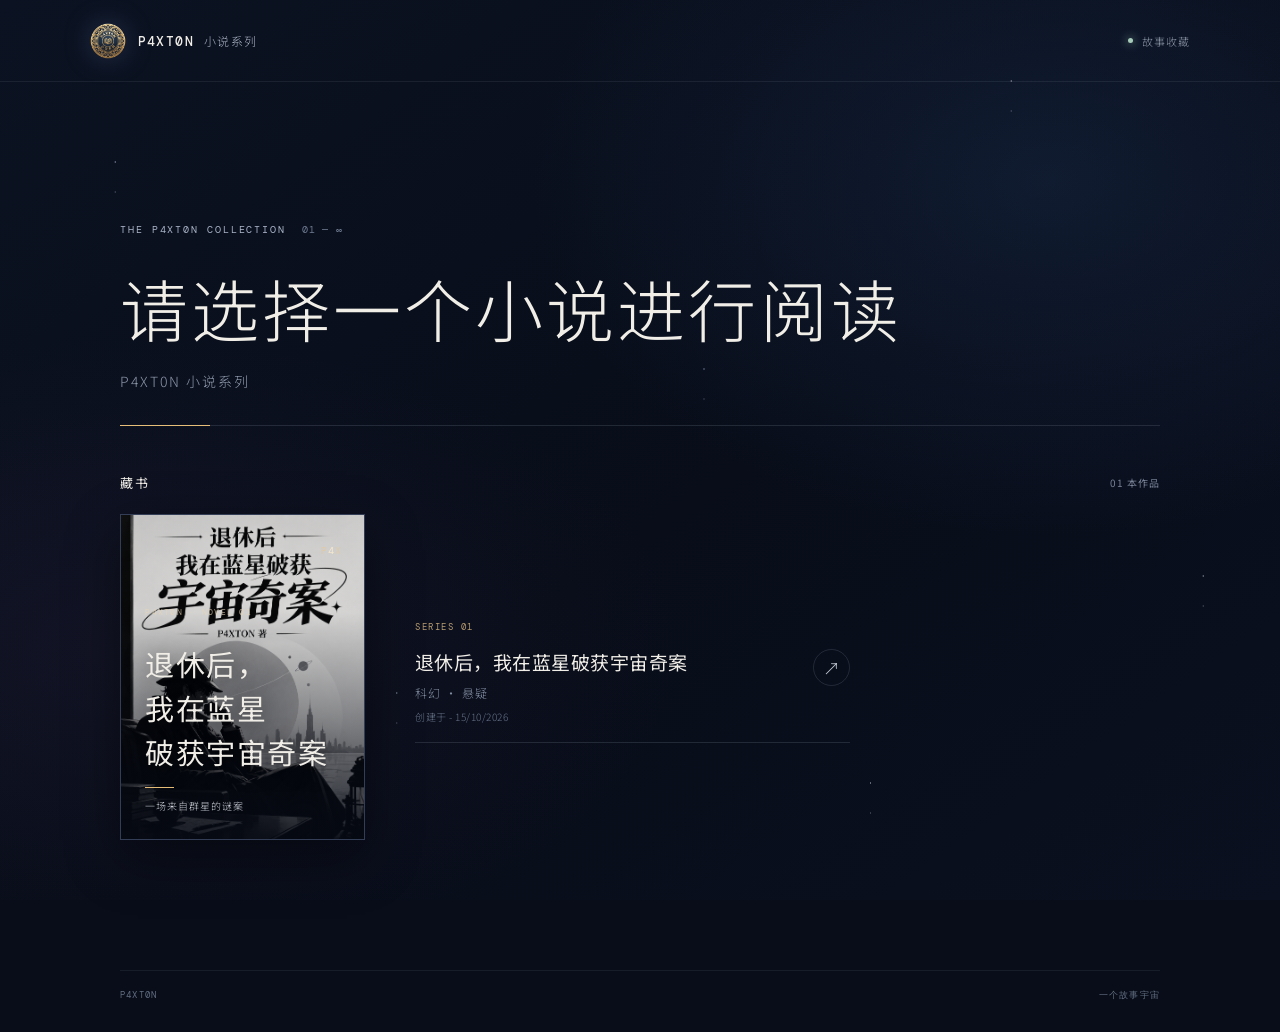
<file: index.html>
<!doctype html>
<html lang="zh-CN">
<head>
  <meta charset="utf-8">
  <meta name="viewport" content="width=device-width, initial-scale=1">
  <meta name="theme-color" content="#080d19">
  <script src="device.js"></script>
  <title>P4XT0N小说系列</title>
  <link rel="icon" type="image/png" href="icon.png">
  <link rel="stylesheet" href="style.css">
  <link rel="stylesheet" href="device.css">
  <script type="module" src="app.js"></script>
</head>
<body>
  <div class="sky" aria-hidden="true"></div>
  <header class="topbar">
    <a class="brand" href="index.html" aria-label="P4XT0N小说系列首页">
      <img src="icon.png" alt="" width="38" height="38">
      <span>P4XT0N<span class="brand-cn">小说系列</span></span>
    </a>
    <span class="top-note"><i></i> 故事收藏</span>
  </header>

  <main>
    <section class="intro" aria-labelledby="page-title">
      <p class="eyebrow"><span>THE P4XT0N COLLECTION</span><b>01 — ∞</b></p>
      <h1 id="page-title">请选择一个小说进行阅读</h1>
      <p class="intro-copy">P4XT0N 小说系列</p>
      <div class="rule"><span></span></div>
    </section>

    <section class="library" aria-label="小说书目">
      <div class="section-heading">
        <h2>藏书</h2>
        <span>01 本作品</span>
      </div>
      <a class="book-card" href="book1.html" aria-label="阅读《退休后，我在蓝星破获宇宙奇案》">
        <div class="cover-wrap">
          <img class="cover" src="book1.png" alt="《退休后，我在蓝星破获宇宙奇案》封面">
          <div class="cover-shade"></div>
          <div class="cover-type">
            <span class="cover-kicker">P4XT0N · NOVEL 01</span>
            <h3>退休后，<br>我在蓝星<br>破获宇宙奇案</h3>
            <span class="cover-line"></span>
            <span class="cover-sub">一场来自群星的谜案</span>
          </div>
          <span class="cover-mark">P<span>4</span>X</span>
        </div>
        <div class="book-meta">
          <div>
            <span class="book-index">SERIES 01</span>
            <h3>退休后，我在蓝星破获宇宙奇案</h3>
            <p>科幻 · 悬疑</p>
            <p class="book-created">创建于 - 15/10/2026</p>
          </div>
          <span class="arrow" aria-hidden="true">↗</span>
        </div>
      </a>
    </section>
  </main>

  <footer><span>P4XT0N</span><span>一个故事宇宙</span></footer>
</body>
</html>
</file>
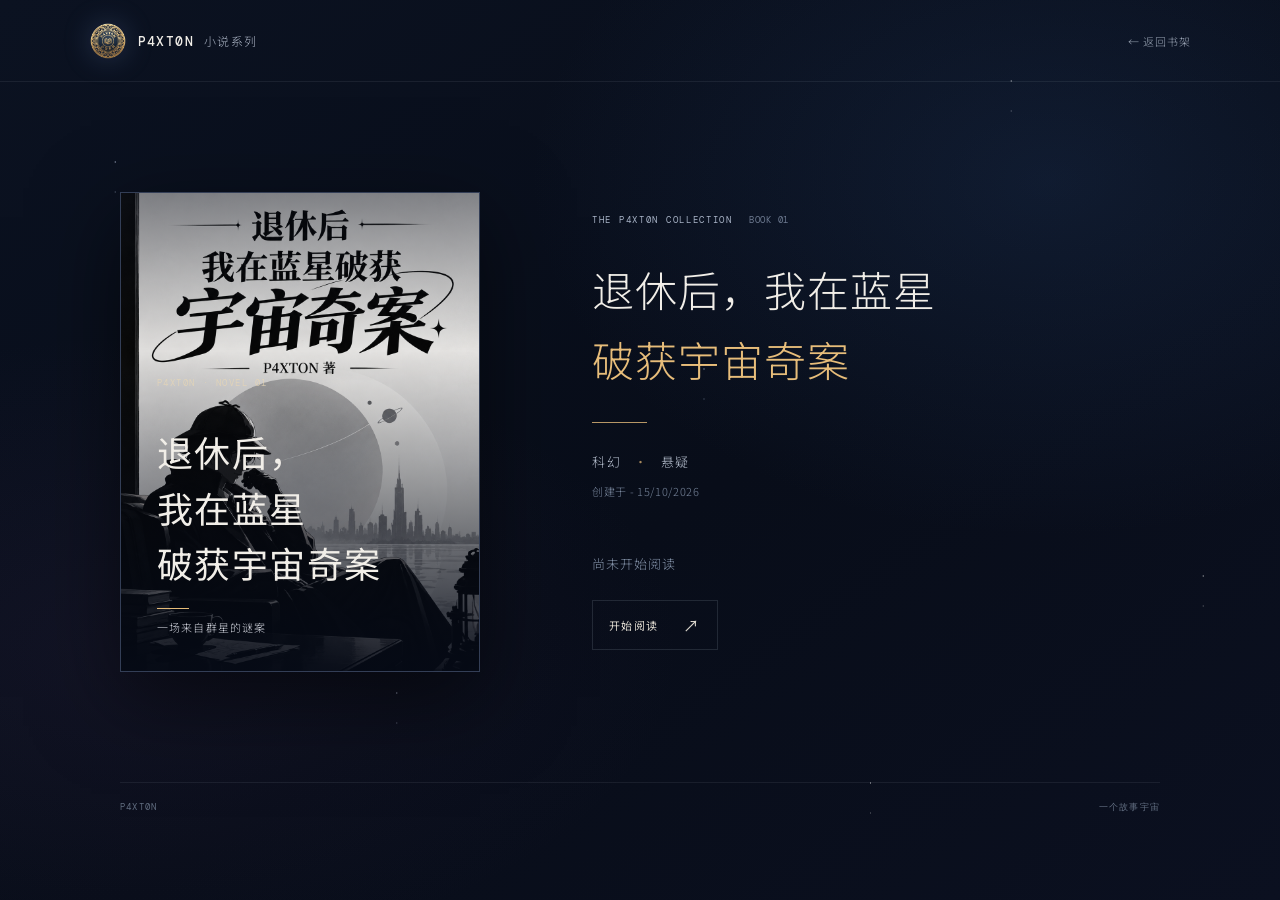
<file: book1.html>
<!doctype html>
<html lang="zh-CN">
<head>
  <meta charset="utf-8">
  <meta name="viewport" content="width=device-width, initial-scale=1">
  <meta name="theme-color" content="#080d19">
  <script src="device.js"></script>
  <title>退休后，我在蓝星破获宇宙奇案</title>
  <link rel="icon" type="image/png" href="icon.png">
  <link rel="stylesheet" href="style.css">
  <link rel="stylesheet" href="book.css">
  <link rel="stylesheet" href="reader.css">
  <link rel="stylesheet" href="device.css">
</head>
<body>
  <div class="sky" aria-hidden="true"></div>
  <header class="topbar">
    <a class="brand" href="index.html" aria-label="返回小说系列首页">
      <img src="icon.png" alt="" width="38" height="38">
      <span>P4XT0N<span class="brand-cn">小说系列</span></span>
    </a>
    <a class="back-link" href="index.html">← <span>返回书架</span></a>
  </header>
  <main class="detail">
    <div class="detail-cover">
      <img src="book1.png" alt="">
      <div class="detail-shade"></div>
      <div class="detail-title"><span>P4XT0N · NOVEL 01</span><h1>退休后，<br>我在蓝星<br>破获宇宙奇案</h1><i></i><p>一场来自群星的谜案</p></div>
    </div>
    <section class="detail-copy">
      <p class="eyebrow"><span>THE P4XT0N COLLECTION</span><b>BOOK 01</b></p>
      <h2>退休后，我在蓝星<br><em>破获宇宙奇案</em></h2>
      <div class="detail-line"></div>
      <p class="genre">科幻 <span>·</span> 悬疑</p>
      <p class="created-date">创建于 - 15/10/2026</p>
      <p class="detail-note" id="saved-position">尚未开始阅读</p>
      <button class="return-button start-reading" id="start-reading" type="button">开始阅读 <span>↗</span></button>
    </section>
  </main>
  <footer><span>P4XT0N</span><span>一个故事宇宙</span></footer>
  <section class="reader" id="reader" aria-hidden="true" aria-label="小说阅读器">
    <header class="reader-header">
      <button class="reader-toggle" id="reader-toggle" type="button" aria-expanded="true" aria-controls="chapter-sidebar"><span class="menu-icon">☰</span><span>目录</span></button>
      <div class="reader-bookmark"><img src="icon.png" alt=""><span>退休后，我在蓝星破获宇宙奇案</span></div>
      <button class="reader-exit" id="reader-close" type="button">退出书籍 <span>×</span></button>
    </header>
    <div class="reader-layout" id="reader-layout">
      <aside class="reader-sidebar" id="chapter-sidebar" aria-label="章节目录">
        <div class="sidebar-heading">
          <span>阅读工具</span>
          <button class="chapter-list-toggle" id="chapter-list-toggle" type="button" aria-expanded="true" aria-controls="chapter-list">章节目录 <span>⌄</span></button>
        </div>
        <div class="sidebar-tools">
          <button class="sidebar-tool" id="download-chapters" type="button"><span>↓</span> 下载章节 ZIP</button>
          <button class="sidebar-tool" id="auto-scroll-toggle" type="button"><span>⇣</span> 开始自动滚动</button>
          <button class="sidebar-tool" id="voice-toggle" type="button"><span>◖</span> 男声朗读</button>
          <p class="tool-status" id="tool-status" aria-live="polite"></p>
        </div>
        <nav class="chapter-list" id="chapter-list" aria-label="选择章节"></nav>
      </aside>
      <main class="reader-main">
        <div class="reading-progress" id="reading-progress">第 1 章 · 0%</div>
        <article class="reader-content" id="reader-content" tabindex="0" aria-label="小说正文">
          <h1 id="chapter-title">第 1 章</h1>
          <div class="novel-text" id="novel-text"></div>
          <div class="reader-empty" id="reader-empty" hidden></div>
          <button class="chapter-next" id="chapter-next" type="button">下一章 <span>↓</span></button>
        </article>
      </main>
    </div>
  </section>
  <script type="module" src="reader.js"></script>
</body>
</html>
</file>
<file: style.css>
@import url('https://fonts.googleapis.com/css2?family=DM+Mono:wght@400;500&family=Noto+Sans+SC:wght@300;400;500;600;700&display=swap');

:root{color-scheme:dark;--bg:#080d19;--paper:#f1eee8;--muted:#8993a5;--gold:#e7bd7a;--line:rgba(210,220,239,.13)}
*{box-sizing:border-box}
html{min-height:100%;scroll-behavior:smooth}
body{margin:0;min-height:100vh;background:var(--bg);color:var(--paper);font-family:'Noto Sans SC',sans-serif;font-weight:300;overflow-x:hidden}
.sky{position:fixed;inset:0;z-index:-1;pointer-events:none;background:radial-gradient(ellipse at 82% 20%,rgba(42,74,124,.23),transparent 35%),radial-gradient(ellipse at 10% 72%,rgba(83,55,100,.13),transparent 34%),linear-gradient(145deg,#0b1221 0%,#080d19 55%,#0b1020 100%)}
.sky:before,.sky:after{content:"";position:absolute;inset:0;background-image:radial-gradient(1px 1px at 9% 18%,#d5e3ff9c 50%,transparent 100%),radial-gradient(1px 1px at 79% 9%,#fff8 50%,transparent 100%),radial-gradient(1px 1px at 55% 41%,#c4dcff8c 50%,transparent 100%),radial-gradient(1px 1px at 94% 64%,#fff8 50%,transparent 100%),radial-gradient(1px 1px at 31% 77%,#dbe6ff8c 50%,transparent 100%),radial-gradient(1px 1px at 68% 87%,#fff8 50%,transparent 100%);opacity:.7}
.sky:after{transform:translateY(30px);opacity:.35}
.topbar{height:82px;padding:0 clamp(24px,7vw,104px);display:flex;align-items:center;justify-content:space-between;border-bottom:1px solid rgba(210,220,239,.08);animation:rise .8s both}
.brand{display:flex;align-items:center;gap:12px;text-decoration:none;color:var(--paper);font:500 13px 'DM Mono',monospace;letter-spacing:.11em}
.brand img{width:36px;height:36px;filter:drop-shadow(0 0 14px #7899db48)}
.brand-cn{margin-left:10px;color:#aab3c3;letter-spacing:.1em;font:300 12px 'Noto Sans SC',sans-serif}
.top-note{display:flex;align-items:center;gap:9px;color:#8892a2;font-size:11px;letter-spacing:.1em}
.top-note i{height:5px;width:5px;border-radius:50%;background:#a8ccba;box-shadow:0 0 10px #a8ccba;animation:pulse 2.8s infinite}
main{width:min(100% - 48px,1040px);margin:0 auto}
.intro{padding-top:clamp(78px,11vw,145px);animation:rise .9s .08s both}
.eyebrow{display:flex;align-items:center;gap:16px;margin:0 0 28px;color:#a9b4c7;font:10px 'DM Mono',monospace;letter-spacing:.19em}
.eyebrow b{font-weight:400;color:#6e7b91;letter-spacing:.08em}
h1{margin:0;font-size:clamp(36px,6.3vw,68px);font-weight:300;line-height:1.28;letter-spacing:.045em}
h1 em{font-style:normal;color:var(--gold)}
.intro-copy{margin:20px 0 34px;color:#8e99ab;font-size:14px;letter-spacing:.14em}
.rule{height:1px;background:var(--line);position:relative;overflow:hidden}
.rule span{display:block;width:90px;height:1px;background:var(--gold);transform-origin:left;animation:draw 1.1s .7s both}
.library{padding-top:47px;animation:rise .9s .2s both}
.section-heading{display:flex;align-items:center;justify-content:space-between;margin-bottom:22px}
.section-heading h2{margin:0;font-size:13px;font-weight:400;letter-spacing:.16em}
.section-heading span{font:10px 'Noto Sans SC',sans-serif;letter-spacing:.1em;color:#788397}
.book-card{display:grid;grid-template-columns:minmax(160px,245px) 1fr;gap:clamp(22px,4vw,50px);align-items:center;max-width:730px;color:inherit;text-decoration:none;perspective:1000px}
.cover-wrap{position:relative;overflow:hidden;aspect-ratio:3/4;border:1px solid rgba(222,231,247,.15);background:#152039;box-shadow:0 18px 50px #0006;transition:transform .65s cubic-bezier(.2,.8,.2,1),box-shadow .65s;transform-style:preserve-3d}
.cover{position:absolute;width:100%;height:100%;inset:0;object-fit:cover;transition:transform 1.1s cubic-bezier(.2,.7,.2,1),filter .6s}
.cover-shade{position:absolute;inset:0;background:linear-gradient(180deg,rgba(4,9,19,.1) 0%,rgba(5,10,22,.07) 30%,rgba(5,9,19,.89) 100%)}
.cover-type{position:absolute;inset:0;padding:10% 10% 11%;display:flex;flex-direction:column;align-items:flex-start;justify-content:flex-end}
.cover-kicker{font:8px 'DM Mono',monospace;letter-spacing:.16em;color:#e8d6b5b8;margin-bottom:12%}
.cover-type h3{margin:0;font-size:clamp(19px,2.7vw,29px);font-weight:400;line-height:1.52;letter-spacing:.05em;text-shadow:0 2px 22px #0008}
.cover-line{margin:14px 0 10px;width:29px;height:1px;background:#e5bb78}
.cover-sub{color:#d0d3dc;font-size:10px;letter-spacing:.1em}
.cover-mark{position:absolute;top:9%;right:9%;color:#e6c997a8;font:10px 'DM Mono',monospace;letter-spacing:.1em}.cover-mark span{color:#f7e8cd}
.book-meta{display:flex;justify-content:space-between;align-items:center;border-bottom:1px solid var(--line);padding:0 0 18px;transition:border-color .4s}
.book-index{font:9px 'DM Mono',monospace;letter-spacing:.17em;color:#b79c71}
.book-meta h3{font-size:clamp(15px,2vw,19px);line-height:1.75;font-weight:400;letter-spacing:.025em;margin:10px 0 6px}
.book-meta p{font-size:12px;color:#818da1;letter-spacing:.08em;margin:0}
.book-meta p.book-created{margin-top:8px;font-size:10px;color:#68758a;letter-spacing:.05em}
.arrow{display:grid;place-items:center;width:37px;height:37px;border:1px solid var(--line);border-radius:50%;font-size:17px;color:#c5ccd7;transition:all .4s}
.book-card:hover .cover-wrap{transform:translateY(-7px) rotateY(-3deg);box-shadow:0 28px 70px #0009,0 0 50px #6e87bf19}
.book-card:hover .cover{transform:scale(1.045);filter:brightness(1.09)}
.book-card:hover .book-meta{border-color:#bd9d69a1}
.book-card:hover .arrow{border-color:#d4b77f;color:#f3d8a5;transform:translate(3px,-3px)}
footer{width:min(100% - 48px,1040px);margin:clamp(75px,11vw,130px) auto 0;padding:18px 0 30px;border-top:1px solid rgba(210,220,239,.08);display:flex;justify-content:space-between;color:#626e81;font:9px 'DM Mono',monospace;letter-spacing:.13em}
@keyframes rise{from{opacity:0;transform:translateY(15px)}to{opacity:1;transform:translateY(0)}}
@keyframes draw{from{transform:scaleX(0)}to{transform:scaleX(1)}}
@keyframes pulse{0%,100%{opacity:.6;box-shadow:0 0 5px #a8ccba}50%{opacity:1;box-shadow:0 0 13px #a8ccba}}
@media(max-width:560px){.topbar{height:70px;padding:0 22px}.brand{font-size:11px}.brand img{width:32px;height:32px}.top-note{font-size:10px}main{width:calc(100% - 44px)}.intro{padding-top:82px}.eyebrow{font-size:8px;gap:10px}.intro h1{font-size:clamp(25px,7.7vw,34px);white-space:nowrap}.intro-copy{margin:17px 0 27px}.library{padding-top:36px}.book-card{grid-template-columns:minmax(130px,42%) 1fr;gap:18px}.cover-type h3{font-size:17px}.cover-kicker{font-size:7px}.cover-sub{font-size:8px}.book-meta h3{font-size:14px}.arrow{width:31px;height:31px;flex:none;margin-left:7px}footer{width:calc(100% - 44px)}}
@media(prefers-reduced-motion:reduce){*,*::before,*::after{animation-duration:.01ms!important;animation-iteration-count:1!important;scroll-behavior:auto!important;transition-duration:.01ms!important}}
</file>
<file: device.css>
html.device-pc .reader-header{height:66px;grid-template-columns:1fr auto 1fr;padding:0 clamp(15px,3vw,42px)}
html.device-pc .reader-layout{grid-template-columns:260px minmax(0,1fr)}
html.device-pc .reader-sidebar{position:static;width:auto;box-shadow:none}
html.device-pc .reader-layout.sidebar-hidden{grid-template-columns:0 minmax(0,1fr)}
html.device-pc .reader-main{grid-column:auto;grid-row:auto;filter:none}
html.device-mobile .reader-header{height:58px;padding:0 10px;grid-template-columns:auto minmax(0,1fr) auto;gap:8px}
html.device-mobile .reader-toggle,html.device-mobile .reader-exit{padding:8px;font-size:10px;gap:6px}
html.device-mobile .reader-bookmark{justify-self:start;gap:6px;font-size:9px}
html.device-mobile .reader-bookmark img{width:24px;height:24px}
html.device-mobile .reader-layout,html.device-mobile .reader-layout.sidebar-hidden{position:relative;grid-template-columns:minmax(0,1fr)}
html.device-mobile .reader-sidebar{position:absolute;z-index:2;top:0;bottom:0;left:0;width:min(82vw,260px);box-shadow:12px 0 30px #0004}
html.device-mobile .reader-layout.sidebar-hidden .reader-sidebar{visibility:hidden;opacity:0}
html.device-mobile .reader-layout:not(.sidebar-hidden) .reader-sidebar{animation:sidebarIn .24s cubic-bezier(.2,.75,.25,1) both}
html.device-mobile .reader-main{grid-column:1;grid-row:1;transition:filter .22s}
html.device-mobile .reader-layout:not(.sidebar-hidden) .reader-main{filter:brightness(.72)}
html.device-mobile .reader-content{padding:38px 24px 80px}
html.device-mobile .reader-content h1{margin-bottom:28px}
html.device-mobile .novel-text{font-size:15px;line-height:2}
html.device-mobile .sidebar-heading{padding:10px 15px}
html.device-mobile .topbar{height:70px;padding:0 22px}
html.device-mobile .brand{font-size:11px}
html.device-mobile .brand img{width:32px;height:32px}
html.device-mobile .top-note{font-size:10px}
html.device-mobile body>main{width:calc(100% - 44px)}
html.device-mobile .intro{padding-top:82px}
html.device-mobile .intro h1{font-size:clamp(25px,7.7vw,34px);white-space:nowrap}
html.device-mobile .book-card{grid-template-columns:minmax(130px,42%) 1fr;gap:18px}
html.device-mobile .cover-type h3{font-size:17px}
html.device-mobile .book-meta h3{font-size:14px}
html.device-mobile footer{width:calc(100% - 44px)}
html.device-mobile .detail{grid-template-columns:minmax(130px,38%) 1fr;gap:24px;width:calc(100% - 44px);padding:58px 0}
html.device-mobile .detail-copy h2{font-size:clamp(19px,5vw,31px)}
html.device-mobile .detail-note{margin:37px 0 22px}
@media(max-width:440px){html.device-mobile .detail{grid-template-columns:1fr;max-width:310px;gap:30px;padding:38px 0 56px}html.device-mobile .detail-cover{width:78%;justify-self:center}html.device-mobile .detail-copy{padding:0}html.device-mobile .detail-copy h2 br{display:none}html.device-mobile .detail-copy h2{font-size:23px}html.device-mobile .detail-copy .eyebrow{font-size:8px}html.device-mobile .detail-note{margin:30px 0 18px}}
</file>
<file: book.css>
.back-link{color:#9ba5b5;text-decoration:none;font-size:11px;letter-spacing:.08em;transition:color .3s}.back-link:hover{color:#ead1a5}.detail{width:min(100% - 48px,1040px);min-height:calc(100vh - 200px);margin:0 auto;display:grid;grid-template-columns:minmax(230px,360px) 1fr;align-items:center;gap:clamp(42px,9vw,112px);padding:70px 0;animation:rise .8s both}.detail-cover{position:relative;aspect-ratio:3/4;overflow:hidden;border:1px solid rgba(222,231,247,.15);box-shadow:0 25px 80px #0008;background:#152039}.detail-cover>img{width:100%;height:100%;object-fit:cover}.detail-shade{position:absolute;inset:0;background:linear-gradient(180deg,#050a1670,transparent 33%,#050a16e8)}.detail-title{position:absolute;inset:0;padding:10%;display:flex;flex-direction:column;align-items:flex-start;justify-content:flex-end}.detail-title>span{font:9px 'DM Mono',monospace;letter-spacing:.17em;color:#e8d6b5bd;margin-bottom:12%}.detail-title h1{font-size:clamp(22px,3.2vw,36px);line-height:1.55;font-weight:400;letter-spacing:.04em}.detail-title i{width:32px;height:1px;background:#e5bb78;margin:17px 0 10px}.detail-title p{font-size:11px;color:#d0d3dc;letter-spacing:.11em;margin:0}.detail-copy{padding:20px 0;animation:rise .9s .12s both}.detail-copy .eyebrow{font-size:9px}.detail-copy h2{font-size:clamp(25px,3.8vw,42px);line-height:1.65;letter-spacing:.025em;font-weight:300;margin:0}.detail-copy h2 em{font-style:normal;color:var(--gold)}.detail-line{height:1px;width:55px;background:#b89766;margin:29px 0}.genre{margin:0;color:#b4bdcc;font-size:13px;letter-spacing:.12em}.genre span{padding:0 8px;color:#a7895d}.detail-note{color:#8290a6;font-size:13px;letter-spacing:.08em;margin:55px 0 27px}.return-button{display:inline-flex;align-items:center;gap:25px;padding:12px 16px;border:1px solid var(--line);color:#ddd8ce;text-decoration:none;font-size:11px;letter-spacing:.12em;transition:border-color .3s,color .3s}.return-button:hover{border-color:#b89766;color:#f0d6a6}.return-button span{font-size:16px}footer{margin-top:0}@media(max-width:700px){.detail{grid-template-columns:minmax(130px,38%) 1fr;gap:24px;width:calc(100% - 44px);padding:58px 0}.detail-copy .eyebrow{font-size:7px;gap:8px}.detail-copy h2{font-size:clamp(19px,5vw,31px)}.detail-note{margin:37px 0 22px}.detail-title h1{font-size:21px}.detail-title>span{font-size:7px}.detail-title p{font-size:9px}.return-button{gap:12px;padding:10px;font-size:10px}}@media(max-width:440px){.detail{grid-template-columns:1fr;max-width:310px;gap:30px;padding:38px 0 56px}.detail-cover{width:78%;justify-self:center}.detail-copy{padding:0}.detail-copy h2 br{display:none}.detail-copy h2{font-size:23px}.detail-copy .eyebrow{font-size:8px}.detail-note{margin:30px 0 18px}}
.created-date{margin:12px 0 0;color:#78869c;font-size:11px;letter-spacing:.06em}
</file>
<file: reader.css>
body.reader-open{overflow:hidden}
.start-reading{cursor:pointer;background:transparent;font-family:inherit}
.reader{position:fixed;inset:0;z-index:20;display:flex;flex-direction:column;background:#090e1a;color:#ede9e1;opacity:0;visibility:hidden;transform:translateY(8px);transition:opacity .22s ease,transform .28s cubic-bezier(.2,.75,.25,1),visibility .22s}
.reader.is-open{opacity:1;visibility:visible;transform:translateY(0)}
.reader-header{height:66px;flex:none;padding:0 clamp(15px,3vw,42px);display:grid;grid-template-columns:1fr auto 1fr;align-items:center;border-bottom:1px solid rgba(210,220,239,.11)}
.reader-toggle,.reader-exit{display:inline-flex;align-items:center;gap:9px;width:max-content;border:1px solid rgba(210,220,239,.14);background:transparent;color:#cbd1db;padding:9px 12px;font:11px 'Noto Sans SC',sans-serif;letter-spacing:.04em;cursor:pointer;transition:color .2s,border-color .2s,background .2s}
.reader-toggle:hover,.reader-exit:hover{color:#f0d3a1;border-color:#ab9166;background:#d0a7660a}
.menu-icon{font-size:13px;color:#d0b583}
.reader-bookmark{justify-self:center;display:flex;align-items:center;gap:10px;min-width:0;font-size:11px;letter-spacing:.05em;color:#d9dce4}
.reader-bookmark img{width:28px;height:28px;object-fit:contain}
.reader-bookmark span{overflow:hidden;text-overflow:ellipsis;white-space:nowrap}
.reader-exit{justify-self:end}.reader-exit span{font-size:18px;line-height:10px}
.reader-layout{display:grid;grid-template-columns:260px minmax(0,1fr);flex:1;min-height:0;transition:grid-template-columns .32s cubic-bezier(.2,.75,.25,1)}
.reader-layout.sidebar-hidden{grid-template-columns:0 minmax(0,1fr)}
.reader-sidebar{min-width:0;display:flex;flex-direction:column;overflow:hidden;background:#0c1321;border-right:1px solid rgba(210,220,239,.1);transition:opacity .2s,visibility .2s}
.sidebar-hidden .reader-sidebar{opacity:0;visibility:hidden;border:0}
.sidebar-heading{min-height:58px;flex:none;padding:10px 16px;display:flex;flex-direction:column;align-items:stretch;gap:8px;border-bottom:1px solid rgba(210,220,239,.08);font-size:11px;letter-spacing:.1em;color:#778398}
.chapter-list-toggle{width:100%;display:flex;justify-content:space-between;align-items:center;padding:0;border:0;background:transparent;color:#d4d7df;text-align:left;font:12px 'Noto Sans SC',sans-serif;cursor:pointer}
.chapter-list-toggle span{color:#d0b583;font-size:16px;transition:transform .2s}
.chapter-list{overflow:auto;overscroll-behavior:contain;padding:9px 10px 22px;scrollbar-color:#374154 transparent;scrollbar-width:thin;max-height:1000px;transition:max-height .25s ease,padding .25s ease,opacity .2s ease}
.chapter-list.collapsed{max-height:0;padding-top:0;padding-bottom:0;opacity:0;overflow:hidden}
.chapter-list.loading{opacity:.6}
.sidebar-tools{flex:none;padding:11px 12px 8px;border-bottom:1px solid rgba(210,220,239,.08);display:grid;gap:6px}
.sidebar-tool{width:100%;display:flex;align-items:center;gap:10px;padding:9px 10px;border:1px solid transparent;background:#ffffff05;color:#abb4c3;text-align:left;font:11px 'Noto Sans SC',sans-serif;cursor:pointer;transition:background .18s,border-color .18s,color .18s}
.sidebar-tool>span{width:17px;color:#d0b583;text-align:center;font:14px 'DM Mono',monospace}
.sidebar-tool:hover:not(:disabled),.sidebar-tool.active{border-color:#b99a674c;background:#d4b67f10;color:#eddbb8}
.sidebar-tool:disabled{opacity:.5;cursor:wait}
.tool-status{min-height:14px;margin:1px 2px 0;color:#7f8b9e;font-size:9px;line-height:1.5}
.chapter-item{width:100%;display:block;text-align:left;padding:10px 12px;margin:1px 0;border:0;border-left:2px solid transparent;background:transparent;color:#8e9aae;font:12px 'Noto Sans SC',sans-serif;letter-spacing:.04em;cursor:pointer;transition:background .18s,color .18s,border-color .18s,transform .18s}
.chapter-item:hover{background:#ffffff08;color:#e0e1e4;transform:translateX(2px)}
.chapter-item.active{border-left-color:#d4b67f;background:#d4b67f13;color:#f0dcb8}
.reader-main{min-width:0;min-height:0;display:flex;flex-direction:column;background:radial-gradient(ellipse at 50% 0%,#23304a44,transparent 45%),#0b111e}
.reading-progress{height:48px;flex:none;display:flex;align-items:center;justify-content:center;border-bottom:1px solid rgba(210,220,239,.07);color:#7f8ba0;font:10px 'DM Mono',monospace;letter-spacing:.12em}
.reader-content{width:min(100%,900px);flex:1;min-height:0;overflow:auto;overscroll-behavior:contain;margin:0 auto;padding:clamp(42px,7vh,76px) clamp(24px,8vw,112px) 100px;scrollbar-color:#374154 transparent;scrollbar-width:thin;outline:none;scroll-behavior:smooth}
.reader-content h1{margin:0 0 38px;color:#e7c68e;font-size:clamp(22px,3vw,30px);font-weight:700;line-height:1.5;letter-spacing:.08em}
.novel-text{color:#d7d8d8;font-family:'Noto Sans SC',serif;font-size:clamp(15px,1.45vw,18px);font-weight:300;line-height:2.15;letter-spacing:.045em;white-space:pre-wrap;overflow-wrap:anywhere}
.reader-content,.reader-content *{-webkit-user-select:none;user-select:none;-webkit-touch-callout:none}
.reader-paragraph{margin:0 0 1.35em;padding:3px 0 3px 12px;border-left:2px solid transparent;scroll-margin-block:30vh;transition:background .25s,color .25s,border-color .25s}
.reader-paragraph.speaking{border-left-color:#d8b474;background:linear-gradient(90deg,#d8b47420,transparent 78%);color:#f3dfbd}
.reader-empty{margin:40px 0;padding:20px 22px;color:#b7c0ce;font-size:13px;line-height:1.9;letter-spacing:.04em;border:1px solid rgba(210,220,239,.12);background:#101827}
.chapter-next{display:flex;align-items:center;gap:26px;margin:52px 0 0 auto;padding:12px 16px;border:1px solid rgba(210,220,239,.17);background:transparent;color:#d8d1c3;font:11px 'Noto Sans SC',sans-serif;letter-spacing:.1em;cursor:pointer;transition:color .2s,border-color .2s,transform .2s}
.chapter-next:hover{color:#f2d4a0;border-color:#ab9166;transform:translateY(2px)}
.chapter-next span{font-size:16px}
@media(max-width:680px){.reader-header{height:58px;padding:0 10px;grid-template-columns:auto minmax(0,1fr) auto;gap:8px}.reader-toggle,.reader-exit{padding:8px;font-size:10px;gap:6px}.reader-bookmark{justify-self:start;gap:6px;font-size:9px}.reader-bookmark img{width:24px;height:24px}.reader-layout{grid-template-columns:220px minmax(0,1fr)}.reader-sidebar{position:absolute;z-index:2;top:58px;bottom:0;width:220px;box-shadow:12px 0 30px #0004}.reader-layout{grid-template-columns:minmax(0,1fr)}.reader-layout.sidebar-hidden{grid-template-columns:minmax(0,1fr)}.reader-layout:not(.sidebar-hidden) .reader-sidebar{animation:sidebarIn .24s cubic-bezier(.2,.75,.25,1) both}.reader-layout:not(.sidebar-hidden) .reader-main{filter:brightness(.72)}.reader-main{grid-column:1;grid-row:1;transition:filter .22s}.reader-content{padding:38px 24px 80px}.reader-content h1{margin-bottom:28px}.novel-text{font-size:15px;line-height:2}.sidebar-heading{padding:10px 15px}}
@keyframes sidebarIn{from{opacity:0;transform:translateX(-12px)}to{opacity:1;transform:translateX(0)}}
@media(prefers-reduced-motion:reduce){.reader,.reader-layout,.reader-sidebar,.reader-main,.chapter-item,.chapter-next{transition:none!important;animation:none!important}.reader-content{scroll-behavior:auto}}
</file>
